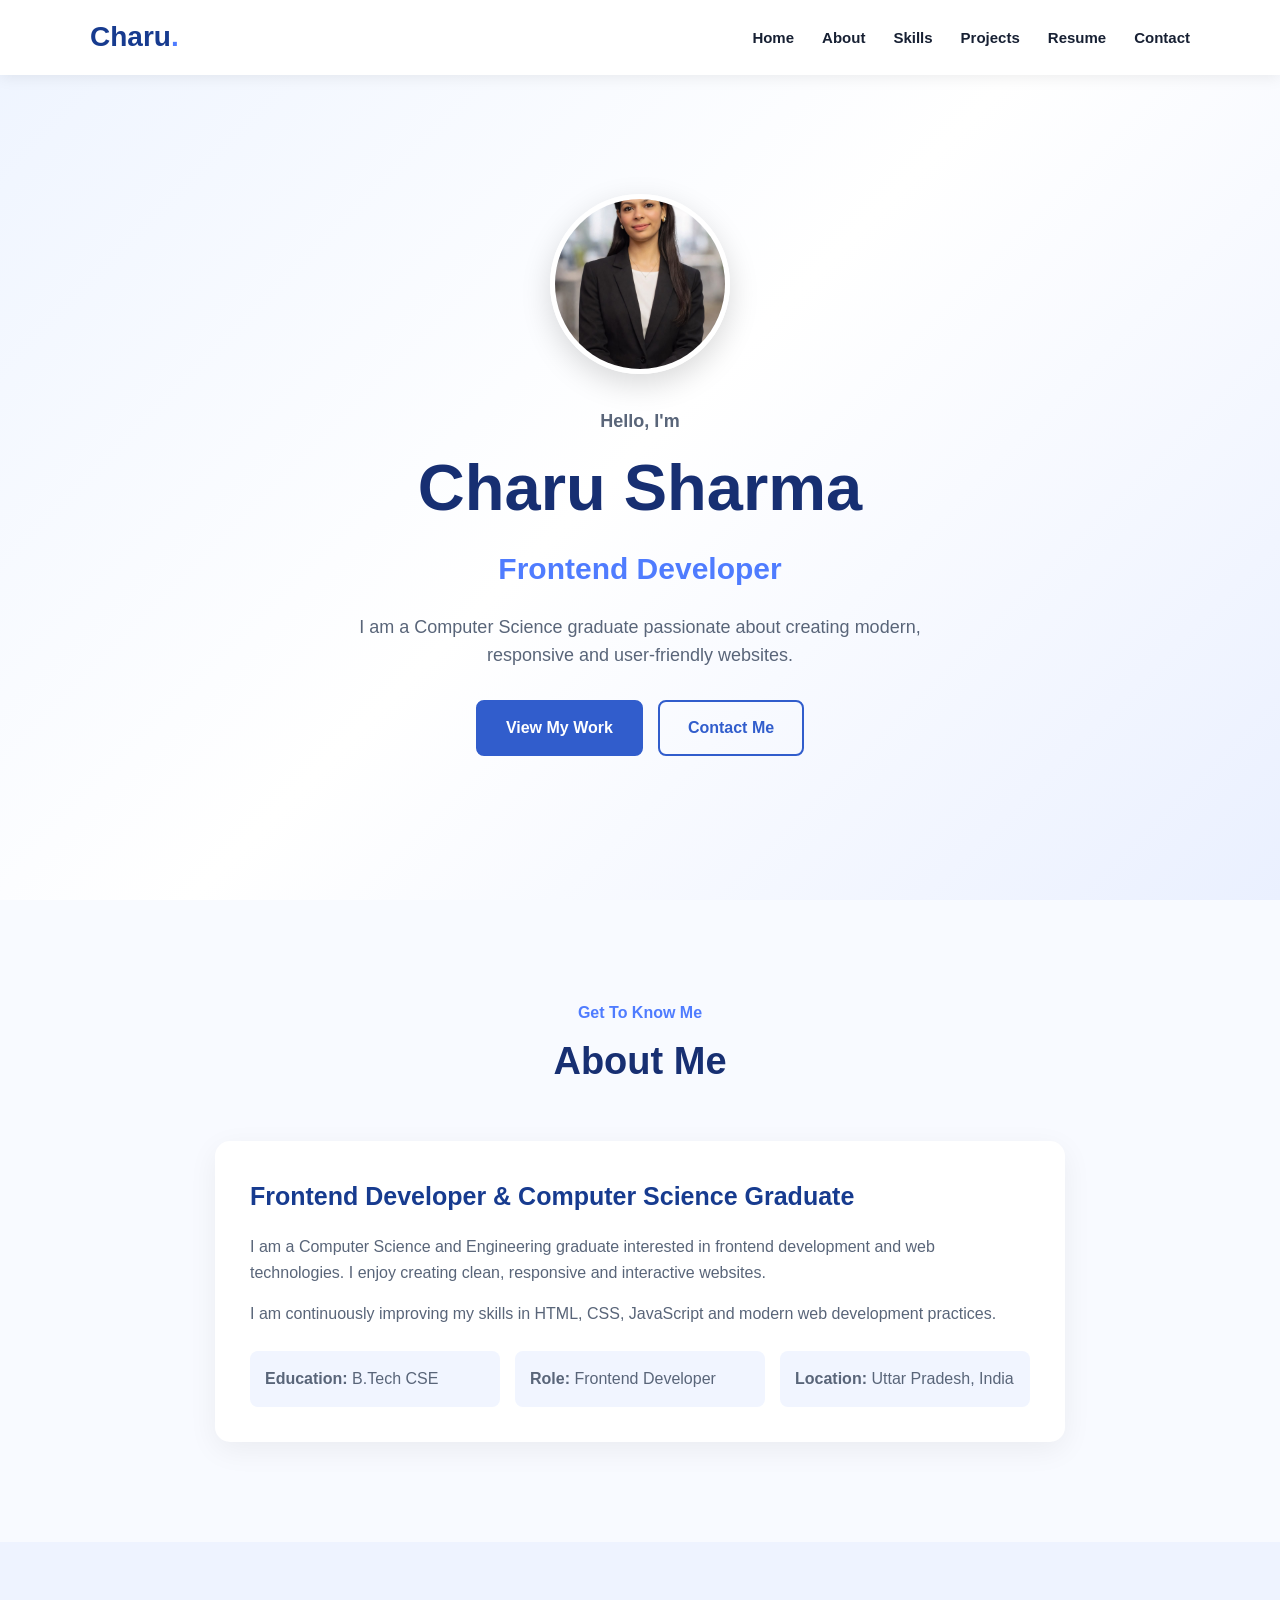
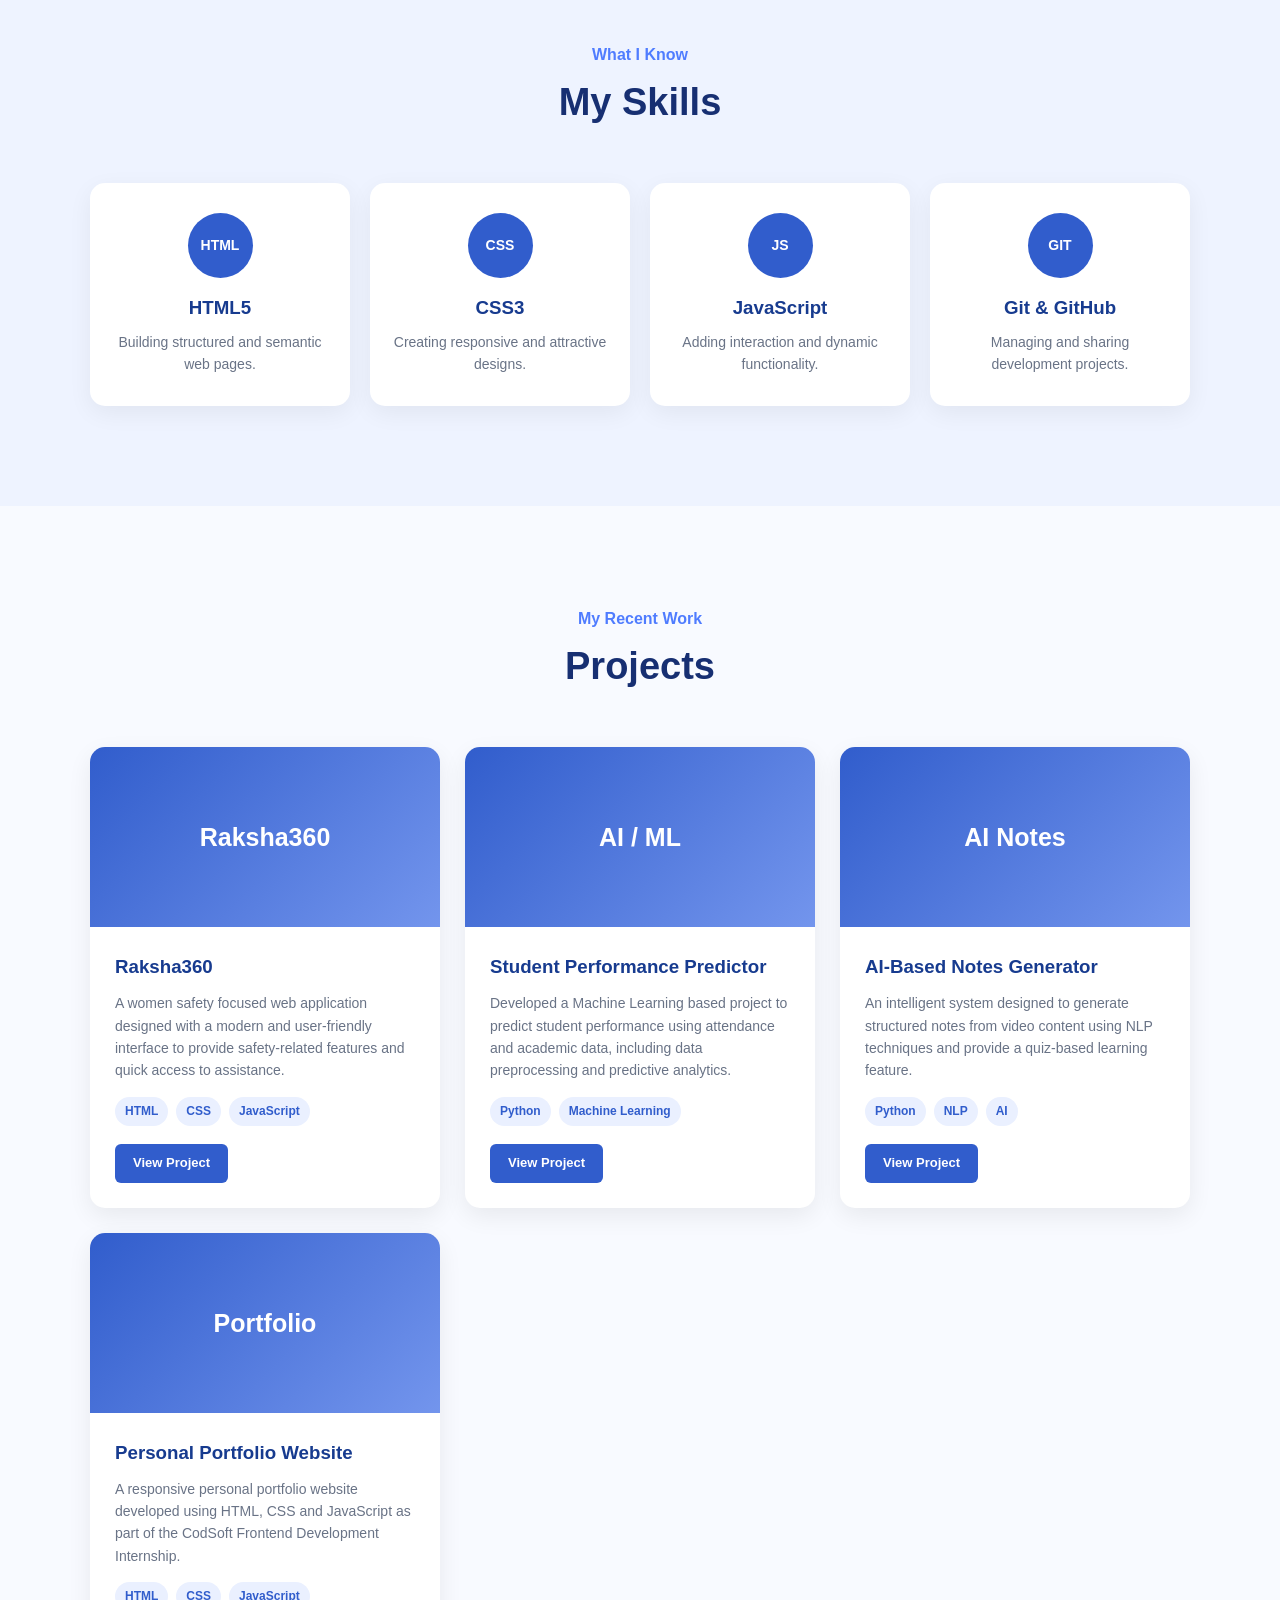
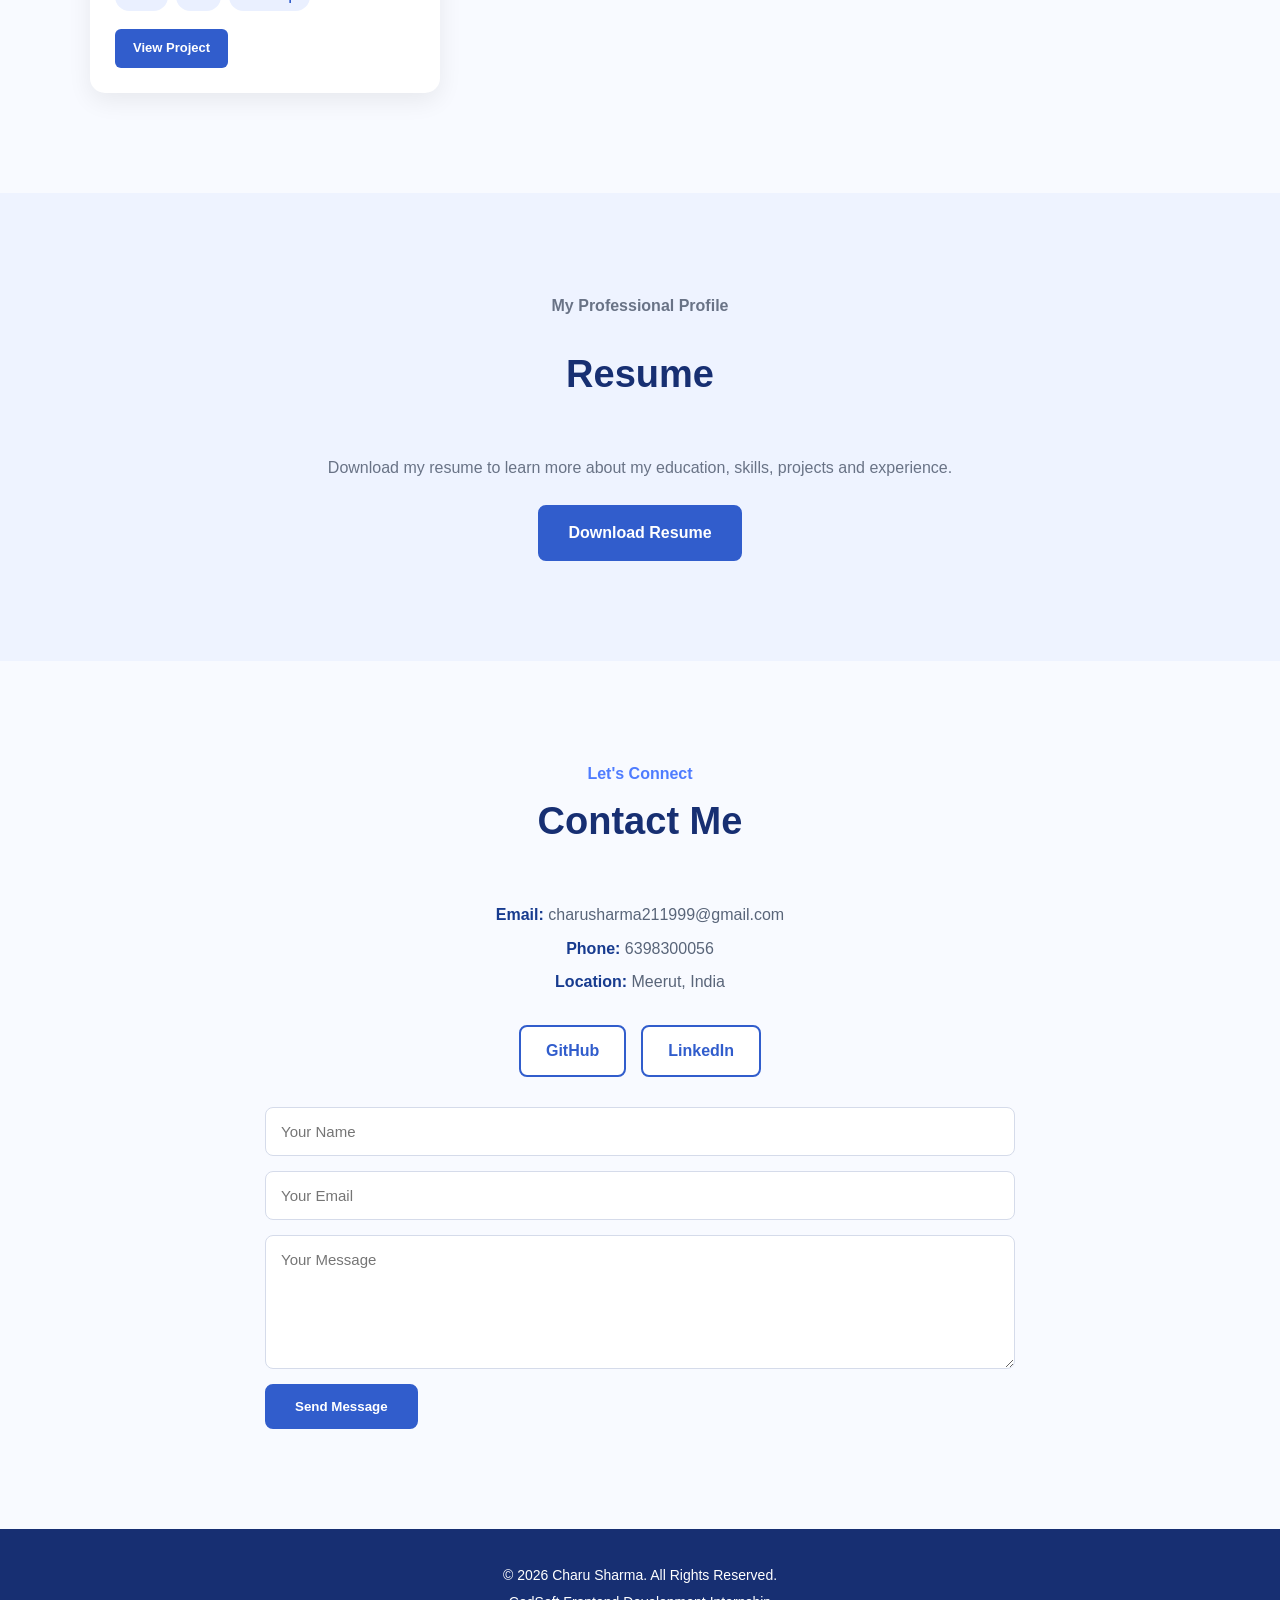
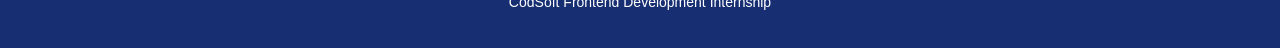
<file: index.html>
<!DOCTYPE html>
<html lang="en">
<head>
    <meta charset="UTF-8">
    <meta name="viewport" content="width=device-width, initial-scale=1.0">

    <title>Charu Sharma | Frontend Developer</title>

    <link rel="stylesheet" href="style.css">
</head>

<body>

    <!-- Navigation Bar -->
    <header>
        <nav class="navbar">

            <div class="logo">Charu<span>.</span></div>

            <ul class="nav-links">
                <li><a href="#home">Home</a></li>
                <li><a href="#about">About</a></li>
                <li><a href="#skills">Skills</a></li>
                <li><a href="#projects">Projects</a></li>
                <li><a href="#resume">Resume</a></li>
                <li><a href="#contact">Contact</a></li>
            </ul>

            <button class="menu-btn" onclick="toggleMenu()">☰</button>

        </nav>
    </header>


    <!-- Home Section -->
    <section id="home" class="hero">

        <div class="hero-content">

            <img src="profile.jpg" alt="Charu Sharma" class="profile-photo">

            <p class="small-text">Hello, I'm</p>

            <h1>Charu Sharma</h1>

            <h2>Frontend Developer</h2>

            <p>
                I am a Computer Science graduate passionate about
                creating modern, responsive and user-friendly websites.
            </p>

            <div class="hero-buttons">
                <a href="#projects" class="btn">View My Work</a>
                <a href="#contact" class="btn outline-btn">Contact Me</a>
            </div>

        </div>

    </section>


    <!-- About Section -->
    <section id="about" class="section">

        <div class="section-title">
            <p>Get To Know Me</p>
            <h2>About Me</h2>
        </div>

        <div class="about-content">

            <div class="about-text">

                <h3>Frontend Developer & Computer Science Graduate</h3>

                <p>
                    I am a Computer Science and Engineering graduate
                    interested in frontend development and web technologies.
                    I enjoy creating clean, responsive and interactive
                    websites.
                </p>

                <p>
                    I am continuously improving my skills in HTML, CSS,
                    JavaScript and modern web development practices.
                </p>

                <div class="about-info">
                    <p><strong>Education:</strong> B.Tech CSE</p>
                    <p><strong>Role:</strong> Frontend Developer</p>
                    <p><strong>Location:</strong> Uttar Pradesh, India</p>
                </div>

            </div>

        </div>

    </section>


    <!-- Skills Section -->
    <section id="skills" class="section skills-section">

        <div class="section-title">
            <p>What I Know</p>
            <h2>My Skills</h2>
        </div>

        <div class="skills-container">

            <div class="skill-card">
                <div class="skill-icon">HTML</div>
                <h3>HTML5</h3>
                <p>Building structured and semantic web pages.</p>
            </div>

            <div class="skill-card">
                <div class="skill-icon">CSS</div>
                <h3>CSS3</h3>
                <p>Creating responsive and attractive designs.</p>
            </div>

            <div class="skill-card">
                <div class="skill-icon">JS</div>
                <h3>JavaScript</h3>
                <p>Adding interaction and dynamic functionality.</p>
            </div>

            <div class="skill-card">
                <div class="skill-icon">GIT</div>
                <h3>Git & GitHub</h3>
                <p>Managing and sharing development projects.</p>
            </div>

        </div>

    </section>


    <!-- Projects Section -->
    <!-- Projects Section -->
<section id="projects" class="section">

    <div class="section-title">
        <p>My Recent Work</p>
        <h2>Projects</h2>
    </div>

    <div class="projects-container">

        <!-- Project 1: Raksha360 -->
        <div class="project-card">

            <div class="project-image">
                Raksha360
            </div>

            <div class="project-content">

                <h3>Raksha360</h3>

                <p>
                    A women safety focused web application designed
                    with a modern and user-friendly interface to provide
                    safety-related features and quick access to assistance.
                </p>

                <div class="project-tags">
                    <span>HTML</span>
                    <span>CSS</span>
                    <span>JavaScript</span>
                </div>

                <a href="#" class="project-btn">
                    View Project
                </a>

            </div>

        </div>


        <!-- Project 2: Student Performance Predictor -->
        <div class="project-card">

            <div class="project-image">
                AI / ML
            </div>

            <div class="project-content">

                <h3>Student Performance Predictor</h3>

                <p>
                    Developed a Machine Learning based project to predict
                    student performance using attendance and academic data,
                    including data preprocessing and predictive analytics.
                </p>

                <div class="project-tags">
                    <span>Python</span>
                    <span>Machine Learning</span>
                </div>

                <a href="#" class="project-btn">
                    View Project
                </a>

            </div>

        </div>


        <!-- Project 3: AI-Based Notes Generator -->
        <div class="project-card">

            <div class="project-image">
                AI Notes
            </div>

            <div class="project-content">

                <h3>AI-Based Notes Generator</h3>

                <p>
                    An intelligent system designed to generate structured
                    notes from video content using NLP techniques and
                    provide a quiz-based learning feature.
                </p>

                <div class="project-tags">
                    <span>Python</span>
                    <span>NLP</span>
                    <span>AI</span>
                </div>

                <a href="#" class="project-btn">
                    View Project
                </a>

            </div>

        </div>


        <!-- Project 4: Personal Portfolio -->
        <div class="project-card">

            <div class="project-image">
                Portfolio
            </div>

            <div class="project-content">

                <h3>Personal Portfolio Website</h3>

                <p>
                    A responsive personal portfolio website developed
                    using HTML, CSS and JavaScript as part of the
                    CodSoft Frontend Development Internship.
                </p>

                <div class="project-tags">
                    <span>HTML</span>
                    <span>CSS</span>
                    <span>JavaScript</span>
                </div>

                <a href="#home" class="project-btn">
                    View Project
                </a>

            </div>

        </div>

    </div>

</section>


    <!-- Resume Section -->
    <section id="resume" class="section resume-section">

        <div class="section-title">
            <p>My Professional Profile</p>
            <h2>Resume</h2>
        </div>

        <p>
            Download my resume to learn more about my education,
            skills, projects and experience.
        </p>

        <a href="resume.pdf" download class="btn">
            Download Resume
        </a>

    </section>


    <!-- Contact Section -->
    <section id="contact" class="section contact-section">

        <div class="section-title">
            <p>Let's Connect</p>
            <h2>Contact Me</h2>
        </div>

        <div class="contact-info">

    <p>
        <strong>Email:</strong>
        charusharma211999@gmail.com
    </p>

    <p>
        <strong>Phone:</strong>
        6398300056
    </p>

    <p>
        <strong>Location:</strong>
        Meerut, India
    </p>

</div>

        <div class="social-links">

    <a href="https://github.com/" target="_blank" class="social-btn">
        GitHub
    </a>

    <a href="https://www.linkedin.com/in/charu-sharma-54b34525b/" target="_blank" class="social-btn">
        LinkedIn
    </a>

</div>

        <form id="contactForm" class="contact-form">

            <input
                type="text"
                id="name"
                placeholder="Your Name"
                required
            >

            <input
                type="email"
                id="email"
                placeholder="Your Email"
                required
            >

            <textarea
                id="message"
                rows="6"
                placeholder="Your Message"
                required
            ></textarea>

            <button type="submit" class="btn">
                Send Message
            </button>

        </form>

    </section>


    <!-- Footer -->
    <footer>

        <p>
            © 2026 Charu Sharma. All Rights Reserved.
        </p>

        <p>
            CodSoft Frontend Development Internship
        </p>

    </footer>


    <script src="script.js"></script>

</body>
</html>
</file>
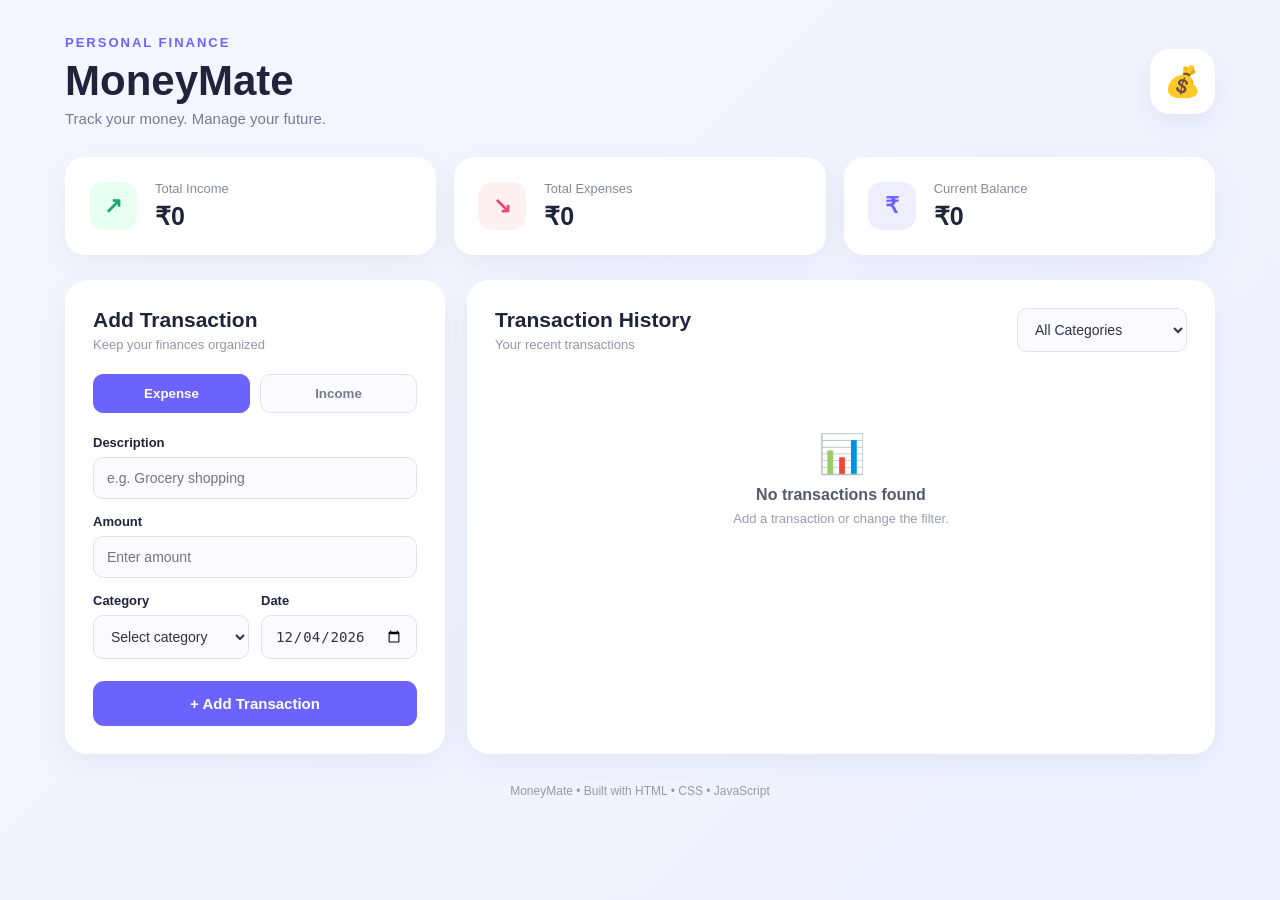
<file: expense.html>
<!DOCTYPE html>
<html lang="en">
<head>
    <meta charset="UTF-8">
    <meta name="viewport" content="width=device-width, initial-scale=1.0">
    <title>MoneyMate - Expense Tracker</title>
    <link rel="stylesheet" href="expense.css">
</head>

<body>

    <div class="container">

        <header class="header">
            <div>
                <p class="small-title">PERSONAL FINANCE</p>
                <h1>MoneyMate</h1>
                <p class="subtitle">Track your money. Manage your future.</p>
            </div>

            <div class="wallet-icon">💰</div>
        </header>


        <!-- SUMMARY CARDS -->
        <section class="summary">

            <div class="card income-card">
                <span class="card-icon">↗</span>
                <div>
                    <p>Total Income</p>
                    <h2 id="totalIncome">₹0</h2>
                </div>
            </div>

            <div class="card expense-card">
                <span class="card-icon">↘</span>
                <div>
                    <p>Total Expenses</p>
                    <h2 id="totalExpense">₹0</h2>
                </div>
            </div>

            <div class="card balance-card">
                <span class="card-icon">₹</span>
                <div>
                    <p>Current Balance</p>
                    <h2 id="currentBalance">₹0</h2>
                </div>
            </div>

        </section>


        <!-- ADD TRANSACTION -->
        <section class="main-grid">

            <div class="form-box">

                <h2>Add Transaction</h2>
                <p class="form-subtitle">Keep your finances organized</p>

                <form id="transactionForm">

                    <div class="type-buttons">
                        <button type="button" class="type-btn active" data-type="expense">
                            Expense
                        </button>

                        <button type="button" class="type-btn" data-type="income">
                            Income
                        </button>
                    </div>

                    <input type="hidden" id="transactionType" value="expense">

                    <label for="description">Description</label>
                    <input
                        type="text"
                        id="description"
                        placeholder="e.g. Grocery shopping"
                        required
                    >

                    <label for="amount">Amount</label>
                    <input
                        type="number"
                        id="amount"
                        placeholder="Enter amount"
                        min="1"
                        step="0.01"
                        required
                    >

                    <div class="two-column">

                        <div>
                            <label for="category">Category</label>
                            <select id="category" required>
                                <option value="">Select category</option>
                                <option value="Food">Food</option>
                                <option value="Shopping">Shopping</option>
                                <option value="Travel">Travel</option>
                                <option value="Bills">Bills</option>
                                <option value="Education">Education</option>
                                <option value="Health">Health</option>
                                <option value="Entertainment">Entertainment</option>
                                <option value="Salary">Salary</option>
                                <option value="Other">Other</option>
                            </select>
                        </div>

                        <div>
                            <label for="date">Date</label>
                            <input type="date" id="date" required>
                        </div>

                    </div>

                    <button type="submit" class="add-btn" id="submitBtn">
                        + Add Transaction
                    </button>

                </form>

            </div>


            <!-- TRANSACTION HISTORY -->
            <div class="history-box">

                <div class="history-header">
                    <div>
                        <h2>Transaction History</h2>
                        <p class="form-subtitle">Your recent transactions</p>
                    </div>

                    <select id="filterCategory">
                        <option value="All">All Categories</option>
                        <option value="Food">Food</option>
                        <option value="Shopping">Shopping</option>
                        <option value="Travel">Travel</option>
                        <option value="Bills">Bills</option>
                        <option value="Education">Education</option>
                        <option value="Health">Health</option>
                        <option value="Entertainment">Entertainment</option>
                        <option value="Salary">Salary</option>
                        <option value="Other">Other</option>
                    </select>
                </div>

                <div id="transactionList" class="transaction-list">
                    <div class="empty-state">
                        <div>📊</div>
                        <p>No transactions yet</p>
                        <span>Add your first transaction to get started.</span>
                    </div>
                </div>

            </div>

        </section>


        <footer>
            <p>MoneyMate • Built with HTML • CSS • JavaScript</p>
        </footer>

    </div>

    <script src="expense.js"></script>

</body>
</html>
</file>
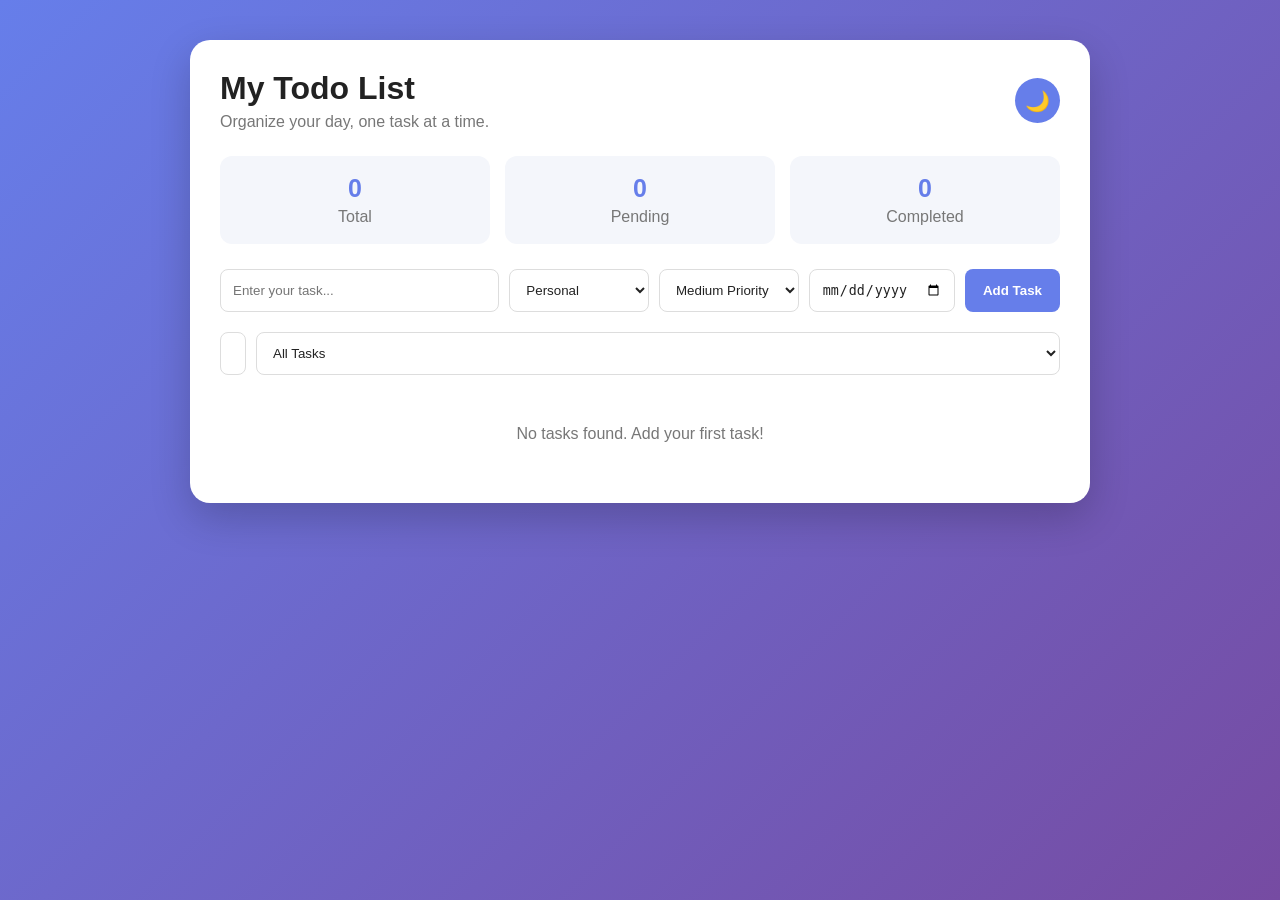
<file: Todo.html>
<!DOCTYPE html>
<html lang="en">
<head>
    <meta charset="UTF-8">
    <meta name="viewport" content="width=device-width, initial-scale=1.0">
    <title>Charu's Todo List</title>
    <link rel="stylesheet" href="Todo.css">
</head>

<body>

    <div class="app">

        <header>
            <div>
                <h1>My Todo List</h1>
                <p>Organize your day, one task at a time.</p>
            </div>

            <button id="themeBtn" class="theme-btn">🌙</button>
        </header>

        <!-- Statistics -->
        <div class="stats">
            <div class="stat-card">
                <h3 id="totalCount">0</h3>
                <p>Total</p>
            </div>

            <div class="stat-card">
                <h3 id="pendingCount">0</h3>
                <p>Pending</p>
            </div>

            <div class="stat-card">
                <h3 id="completedCount">0</h3>
                <p>Completed</p>
            </div>
        </div>

        <!-- Add Task -->
        <div class="task-form">

            <input
                type="text"
                id="taskInput"
                placeholder="Enter your task..."
                maxlength="100"
            >

            <select id="categoryInput">
                <option value="Personal">Personal</option>
                <option value="Work">Work</option>
                <option value="Study">Study</option>
                <option value="Other">Other</option>
            </select>

            <select id="priorityInput">
                <option value="Low">Low Priority</option>
                <option value="Medium" selected>Medium Priority</option>
                <option value="High">High Priority</option>
            </select>

            <input type="date" id="dateInput">

            <button id="addBtn">Add Task</button>

        </div>

        <!-- Search and Filter -->
        <div class="controls">

            <input
                type="text"
                id="searchInput"
                placeholder="🔎 Search tasks..."
            >

            <select id="filterInput">
                <option value="all">All Tasks</option>
                <option value="pending">Pending</option>
                <option value="completed">Completed</option>
                <option value="high">High Priority</option>
            </select>

        </div>

        <!-- Task List -->
        <div id="emptyMessage" class="empty-message">
            No tasks found. Add your first task!
        </div>

        <ul id="taskList"></ul>

    </div>

    <script src="Todo.js"></script>

</body>
</html>
</file>
<file: style.css>
/* =========================
   GLOBAL STYLES
========================= */

* {
    margin: 0;
    padding: 0;
    box-sizing: border-box;
    scroll-behavior: smooth;
}

html {
    scroll-behavior: smooth;
}

body {
    font-family: Arial, Helvetica, sans-serif;
    background: #f8faff;
    color: #172033;
    line-height: 1.6;
}

a {
    text-decoration: none;
    color: inherit;
}

ul {
    list-style: none;
}

section {
    scroll-margin-top: 80px;
}


/* =========================
   NAVIGATION
========================= */

header {
    position: fixed;
    top: 0;
    width: 100%;
    z-index: 1000;
    background: rgba(255, 255, 255, 0.96);
    box-shadow: 0 2px 15px rgba(0, 0, 0, 0.08);
}

.navbar {
    max-width: 1150px;
    margin: auto;
    height: 75px;
    padding: 0 25px;

    display: flex;
    align-items: center;
    justify-content: space-between;
}

.logo {
    font-size: 28px;
    font-weight: bold;
    color: #173b8f;
}

.logo span {
    color: #4f7cff;
}

.nav-links {
    display: flex;
    gap: 28px;
}

.nav-links a {
    font-size: 15px;
    font-weight: 600;
    transition: 0.3s;
}

.nav-links a:hover {
    color: #3565d4;
}

.menu-btn {
    display: none;
    border: none;
    background: none;
    font-size: 28px;
    cursor: pointer;
}


/* =========================
   HERO / HOME
========================= */

.hero {
    min-height: 100vh;

    display: flex;
    align-items: center;
    justify-content: center;

    text-align: center;

    padding: 120px 25px 70px;

    background:
        linear-gradient(
            135deg,
            #eef4ff,
            #ffffff,
            #eaf0ff
        );
}

.hero-content {
    max-width: 750px;
}

.small-text {
    color: #4f7cff;
    font-size: 20px;
    font-weight: 600;
    margin-bottom: 10px;
}

.hero h1 {
    font-size: 65px;
    color: #172f72;
    margin-bottom: 5px;
}

.hero h2 {
    font-size: 30px;
    color: #4f7cff;
    margin-bottom: 20px;
}

.hero p {
    font-size: 18px;
    color: #596579;
    max-width: 650px;
    margin: auto;
}


/* =========================
   BUTTONS
========================= */

.hero-buttons {
    margin-top: 30px;

    display: flex;
    justify-content: center;
    gap: 15px;
    flex-wrap: wrap;
}

.btn {
    display: inline-block;

    padding: 13px 28px;

    background: #315dcc;
    color: white;

    border-radius: 8px;

    font-weight: bold;

    border: 2px solid #315dcc;

    cursor: pointer;

    transition: 0.3s;
}

.btn:hover {
    transform: translateY(-3px);
    box-shadow: 0 8px 20px rgba(49, 93, 204, 0.25);
}

.outline-btn {
    background: transparent;
    color: #315dcc;
}


/* =========================
   COMMON SECTION
========================= */

.section {
    max-width: 1150px;
    margin: auto;

    padding: 100px 25px;
}

.section-title {
    text-align: center;
    margin-bottom: 50px;
}

.section-title p {
    color: #4f7cff;
    font-weight: 600;
    margin-bottom: 5px;
}

.section-title h2 {
    font-size: 38px;
    color: #172f72;
}


/* =========================
   ABOUT
========================= */

.about-content {
    max-width: 850px;
    margin: auto;
}

.about-text {
    background: white;

    padding: 35px;

    border-radius: 15px;

    box-shadow: 0 8px 30px rgba(0, 0, 0, 0.06);
}

.about-text h3 {
    color: #173b8f;
    font-size: 25px;
    margin-bottom: 18px;
}

.about-text p {
    color: #596579;
    margin-bottom: 15px;
}

.about-info {
    margin-top: 25px;

    display: grid;
    grid-template-columns: repeat(3, 1fr);

    gap: 15px;
}

.about-info p {
    background: #f1f5ff;
    padding: 15px;
    border-radius: 8px;
    margin: 0;
}


/* =========================
   SKILLS
========================= */

.skills-section {
    max-width: none;
    background: #eef3ff;
}

.skills-section .section-title,
.skills-container {
    max-width: 1100px;
    margin-left: auto;
    margin-right: auto;
}

.skills-container {
    display: grid;

    grid-template-columns:
        repeat(4, 1fr);

    gap: 20px;
}

.skill-card {
    background: white;

    padding: 30px 20px;

    text-align: center;

    border-radius: 15px;

    box-shadow: 0 7px 25px rgba(0, 0, 0, 0.06);

    transition: 0.3s;
}

.skill-card:hover {
    transform: translateY(-8px);
}

.skill-icon {
    width: 65px;
    height: 65px;

    margin: 0 auto 15px;

    border-radius: 50%;

    display: flex;
    align-items: center;
    justify-content: center;

    background: #315dcc;
    color: white;

    font-weight: bold;
    font-size: 14px;
}

.skill-card h3 {
    color: #173b8f;
    margin-bottom: 8px;
}

.skill-card p {
    color: #697386;
    font-size: 14px;
}


/* =========================
   PROJECTS
========================= */

.projects-container {
    display: grid;

    grid-template-columns:
        repeat(3, 1fr);

    gap: 25px;
}

.project-card {
    background: white;

    border-radius: 15px;

    overflow: hidden;

    box-shadow: 0 8px 25px rgba(0, 0, 0, 0.07);

    transition: 0.3s;
}

.project-card:hover {
    transform: translateY(-8px);
}

.project-image {
    height: 180px;

    display: flex;
    align-items: center;
    justify-content: center;

    background:
        linear-gradient(
            135deg,
            #315dcc,
            #7395ed
        );

    color: white;

    font-size: 25px;
    font-weight: bold;
}

.project-content {
    padding: 25px;
}

.project-content h3 {
    color: #173b8f;
    margin-bottom: 10px;
}

.project-content p {
    color: #697386;
    font-size: 14px;
    margin-bottom: 15px;
}

.project-tags {
    display: flex;
    gap: 8px;
    flex-wrap: wrap;
}

.project-tags span {
    padding: 5px 10px;

    border-radius: 20px;

    background: #eaf0ff;

    color: #315dcc;

    font-size: 12px;

    font-weight: bold;
}


/* =========================
   RESUME
========================= */

.resume-section {
    text-align: center;
    background: #eef3ff;
    max-width: none;
}

.resume-section p {
    color: #697386;
    margin-bottom: 25px;
}


/* =========================
   CONTACT
========================= */

.contact-section {
    max-width: 800px;
}

.contact-form {
    display: flex;
    flex-direction: column;
    gap: 15px;
}

.contact-form input,
.contact-form textarea {
    width: 100%;

    padding: 15px;

    border: 1px solid #d5dbea;

    border-radius: 8px;

    font-family: inherit;
    font-size: 15px;

    outline: none;

    transition: 0.3s;
}

.contact-form input:focus,
.contact-form textarea:focus {
    border-color: #315dcc;

    box-shadow:
        0 0 0 3px rgba(49, 93, 204, 0.1);
}

.contact-form textarea {
    resize: vertical;
}

.contact-form button {
    align-self: flex-start;
}


/* =========================
   FOOTER
========================= */

footer {
    background: #172f72;

    color: white;

    text-align: center;

    padding: 30px 20px;
}

footer p {
    margin: 5px 0;
    font-size: 14px;
}


/* =========================
   RESPONSIVE DESIGN
========================= */

@media (max-width: 900px) {

    .skills-container {
        grid-template-columns:
            repeat(2, 1fr);
    }

    .projects-container {
        grid-template-columns:
            repeat(2, 1fr);
    }

    .about-info {
        grid-template-columns: 1fr;
    }

    .hero h1 {
        font-size: 52px;
    }
}


@media (max-width: 700px) {

    .navbar {
        position: relative;
    }

    .nav-links {
        position: absolute;

        top: 75px;
        left: 0;

        width: 100%;

        background: white;

        flex-direction: column;

        align-items: center;

        padding: 20px 0;

        gap: 18px;

        display: none;

        box-shadow: 0 8px 15px rgba(0, 0, 0, 0.08);
    }

    .nav-links.active {
        display: flex;
    }

    .menu-btn {
        display: block;
    }

    .hero h1 {
        font-size: 43px;
    }

    .hero h2 {
        font-size: 25px;
    }

    .hero p {
        font-size: 16px;
    }

    .section {
        padding: 80px 20px;
    }

    .section-title h2 {
        font-size: 32px;
    }

    .skills-container,
    .projects-container {
        grid-template-columns: 1fr;
    }

    .about-text {
        padding: 25px;
    }
}


@media (max-width: 450px) {

    .hero h1 {
        font-size: 36px;
    }

    .hero h2 {
        font-size: 22px;
    }

    .btn {
        width: 100%;
        text-align: center;
    }

    .hero-buttons {
        flex-direction: column;
    }
}
/* =========================
   PROFILE PHOTO
========================= */

.profile-photo {
    width: 180px;
    height: 180px;

    object-fit: cover;

    border-radius: 50%;

    border: 5px solid white;

    box-shadow: 0 10px 30px rgba(0, 0, 0, 0.15);

    margin-bottom: 25px;

    transition: 0.3s;
}

.profile-photo:hover {
    transform: scale(1.05);
}

/* =========================
   SOCIAL LINKS
========================= */

.social-links {
    display: flex;
    justify-content: center;
    gap: 15px;
    margin-bottom: 30px;
    flex-wrap: wrap;
}

.social-btn {
    display: inline-block;
    padding: 11px 25px;

    border: 2px solid #315dcc;
    border-radius: 8px;

    color: #315dcc;
    background: white;

    font-weight: bold;

    transition: 0.3s;
}

.social-btn:hover {
    background: #315dcc;
    color: white;
    transform: translateY(-3px);
}

/* =========================
   PROJECT BUTTON
========================= */

.project-btn {
    display: inline-block;

    margin-top: 18px;

    padding: 9px 18px;

    background: #315dcc;
    color: white;

    border-radius: 6px;

    font-size: 13px;
    font-weight: bold;

    transition: 0.3s;
}

.project-btn:hover {
    background: #173b8f;
    transform: translateY(-2px);
}

/* =========================
   CONTACT INFORMATION
========================= */

.contact-info {
    text-align: center;
    margin-bottom: 30px;
}

.contact-info p {
    margin: 8px 0;
    color: #596579;
}

.contact-info strong {
    color: #173b8f;
}
</file>
<file: expense.css>
* {
    margin: 0;
    padding: 0;
    box-sizing: border-box;
}

body {
    font-family: Arial, Helvetica, sans-serif;
    background: linear-gradient(135deg, #f5f7ff, #eef1ff);
    color: #20243a;
    min-height: 100vh;
}

.container {
    width: 92%;
    max-width: 1150px;
    margin: auto;
    padding: 35px 0;
}


/* HEADER */

.header {
    display: flex;
    justify-content: space-between;
    align-items: center;
    margin-bottom: 30px;
}

.small-title {
    color: #6c63ff;
    font-size: 13px;
    font-weight: bold;
    letter-spacing: 2px;
    margin-bottom: 7px;
}

.header h1 {
    font-size: 42px;
    margin-bottom: 5px;
}

.subtitle {
    color: #777b91;
    font-size: 15px;
}

.wallet-icon {
    width: 65px;
    height: 65px;
    border-radius: 20px;
    background: white;
    display: flex;
    align-items: center;
    justify-content: center;
    font-size: 30px;
    box-shadow: 0 10px 25px rgba(50, 50, 100, 0.08);
}


/* SUMMARY */

.summary {
    display: grid;
    grid-template-columns: repeat(3, 1fr);
    gap: 18px;
    margin-bottom: 25px;
}

.card {
    background: white;
    border-radius: 20px;
    padding: 24px;
    display: flex;
    align-items: center;
    gap: 18px;
    box-shadow: 0 10px 30px rgba(50, 50, 100, 0.07);
}

.card-icon {
    width: 48px;
    height: 48px;
    border-radius: 14px;
    display: flex;
    align-items: center;
    justify-content: center;
    font-size: 22px;
    font-weight: bold;
}

.income-card .card-icon {
    background: #e8fff3;
    color: #18a86b;
}

.expense-card .card-icon {
    background: #fff0f1;
    color: #ef476f;
}

.balance-card .card-icon {
    background: #eeeeff;
    color: #6c63ff;
}

.card p {
    color: #85899c;
    font-size: 13px;
    margin-bottom: 6px;
}

.card h2 {
    font-size: 25px;
}


/* MAIN GRID */

.main-grid {
    display: grid;
    grid-template-columns: 380px 1fr;
    gap: 22px;
}

.form-box,
.history-box {
    background: white;
    border-radius: 22px;
    padding: 28px;
    box-shadow: 0 10px 30px rgba(50, 50, 100, 0.07);
}

.form-box h2,
.history-box h2 {
    font-size: 21px;
}

.form-subtitle {
    color: #9296a8;
    font-size: 13px;
    margin-top: 5px;
}


/* TYPE BUTTONS */

.type-buttons {
    display: flex;
    gap: 10px;
    margin: 22px 0;
}

.type-btn {
    flex: 1;
    border: 1px solid #e2e4ed;
    background: #fafaff;
    padding: 11px;
    border-radius: 10px;
    cursor: pointer;
    font-weight: bold;
    color: #777b91;
}

.type-btn.active {
    background: #6c63ff;
    color: white;
    border-color: #6c63ff;
}


/* FORM */

label {
    display: block;
    font-size: 13px;
    font-weight: bold;
    margin: 15px 0 7px;
}

input,
select {
    width: 100%;
    padding: 12px 13px;
    border: 1px solid #e0e2eb;
    border-radius: 10px;
    outline: none;
    background: #fafaff;
    color: #303449;
    font-size: 14px;
}

input:focus,
select:focus {
    border-color: #6c63ff;
    background: white;
}

.two-column {
    display: grid;
    grid-template-columns: 1fr 1fr;
    gap: 12px;
}

.add-btn {
    width: 100%;
    border: none;
    background: #6c63ff;
    color: white;
    padding: 14px;
    border-radius: 11px;
    margin-top: 22px;
    cursor: pointer;
    font-size: 15px;
    font-weight: bold;
    transition: 0.2s;
}

.add-btn:hover {
    background: #574fe0;
    transform: translateY(-1px);
}


/* HISTORY */

.history-header {
    display: flex;
    justify-content: space-between;
    align-items: flex-start;
    gap: 15px;
    margin-bottom: 20px;
}

.history-header select {
    width: 170px;
}


/* TRANSACTIONS */

.transaction-list {
    max-height: 430px;
    overflow-y: auto;
}

.transaction {
    display: flex;
    align-items: center;
    justify-content: space-between;
    gap: 15px;
    padding: 15px 5px;
    border-bottom: 1px solid #eeeeF4;
}

.transaction:last-child {
    border-bottom: none;
}

.transaction-info {
    display: flex;
    align-items: center;
    gap: 13px;
}

.transaction-icon {
    width: 43px;
    height: 43px;
    border-radius: 13px;
    display: flex;
    align-items: center;
    justify-content: center;
    font-size: 18px;
}

.transaction-icon.income {
    background: #e8fff3;
}

.transaction-icon.expense {
    background: #fff0f1;
}

.transaction-name {
    font-weight: bold;
    font-size: 14px;
}

.transaction-meta {
    color: #999dae;
    font-size: 12px;
    margin-top: 4px;
}

.transaction-right {
    text-align: right;
}

.transaction-amount {
    font-weight: bold;
    font-size: 15px;
}

.transaction-amount.income {
    color: #16a36a;
}

.transaction-amount.expense {
    color: #ef476f;
}

.action-buttons {
    margin-top: 6px;
}

.action-buttons button {
    border: none;
    background: transparent;
    cursor: pointer;
    font-size: 13px;
    margin-left: 5px;
}

.edit-btn {
    color: #6c63ff;
}

.delete-btn {
    color: #ef476f;
}


/* EMPTY */

.empty-state {
    text-align: center;
    padding: 60px 20px;
    color: #999dae;
}

.empty-state div {
    font-size: 38px;
    margin-bottom: 10px;
}

.empty-state p {
    color: #55596d;
    font-weight: bold;
    margin-bottom: 5px;
}

.empty-state span {
    font-size: 13px;
}


/* FOOTER */

footer {
    text-align: center;
    color: #9699a9;
    font-size: 12px;
    margin-top: 30px;
}


/* RESPONSIVE */

@media (max-width: 850px) {

    .summary {
        grid-template-columns: 1fr;
    }

    .main-grid {
        grid-template-columns: 1fr;
    }

}

@media (max-width: 550px) {

    .container {
        width: 94%;
        padding: 22px 0;
    }

    .header h1 {
        font-size: 32px;
    }

    .wallet-icon {
        width: 50px;
        height: 50px;
        font-size: 23px;
    }

    .form-box,
    .history-box {
        padding: 20px;
    }

    .two-column {
        grid-template-columns: 1fr;
    }

    .history-header {
        flex-direction: column;
    }

    .history-header select {
        width: 100%;
    }

    .transaction {
        align-items: flex-start;
    }
}
</file>
<file: Todo.css>
* {
    margin: 0;
    padding: 0;
    box-sizing: border-box;
}

:root {
    --primary: #667eea;
    --secondary: #764ba2;
    --bg: #f4f6fb;
    --card: #ffffff;
    --text: #222222;
    --muted: #777777;
    --border: #dddddd;
    --danger: #e74c3c;
    --success: #27ae60;
}

body.dark {
    --bg: #181a20;
    --card: #242730;
    --text: #ffffff;
    --muted: #b8b8b8;
    --border: #444444;
}

body {
    font-family: Arial, sans-serif;
    background: linear-gradient(135deg, var(--primary), var(--secondary));
    min-height: 100vh;
    padding: 40px 15px;
    color: var(--text);
}

.app {
    width: 100%;
    max-width: 900px;
    margin: auto;
    background: var(--card);
    padding: 30px;
    border-radius: 20px;
    box-shadow: 0 15px 40px rgba(0, 0, 0, 0.2);
}

header {
    display: flex;
    justify-content: space-between;
    align-items: center;
    margin-bottom: 25px;
}

header h1 {
    font-size: 32px;
    margin-bottom: 6px;
}

header p {
    color: var(--muted);
}

.theme-btn {
    width: 45px;
    height: 45px;
    border: none;
    border-radius: 50%;
    background: var(--primary);
    color: white;
    cursor: pointer;
    font-size: 20px;
}

/* Statistics */

.stats {
    display: grid;
    grid-template-columns: repeat(3, 1fr);
    gap: 15px;
    margin-bottom: 25px;
}

.stat-card {
    background: var(--bg);
    padding: 18px;
    border-radius: 12px;
    text-align: center;
}

.stat-card h3 {
    font-size: 25px;
    color: var(--primary);
}

.stat-card p {
    color: var(--muted);
    margin-top: 5px;
}

/* Form */

.task-form {
    display: grid;
    grid-template-columns: 2fr 1fr 1fr 1fr auto;
    gap: 10px;
    margin-bottom: 20px;
}

input,
select {
    width: 100%;
    padding: 12px;
    border: 1px solid var(--border);
    border-radius: 8px;
    background: var(--card);
    color: var(--text);
    outline: none;
}

input:focus,
select:focus {
    border-color: var(--primary);
}

#addBtn {
    padding: 12px 18px;
    border: none;
    border-radius: 8px;
    background: var(--primary);
    color: white;
    cursor: pointer;
    font-weight: bold;
}

#addBtn:hover {
    opacity: 0.9;
}

/* Search */

.controls {
    display: flex;
    gap: 10px;
    margin-bottom: 20px;
}

#searchInput {
    flex: 1;
}

/* Tasks */

#taskList {
    list-style: none;
}

.task-item {
    display: flex;
    align-items: center;
    justify-content: space-between;
    gap: 15px;
    padding: 15px;
    margin-bottom: 12px;
    background: var(--bg);
    border-radius: 12px;
    border-left: 5px solid var(--primary);
}

.task-main {
    flex: 1;
}

.task-title {
    font-size: 17px;
    font-weight: bold;
    margin-bottom: 8px;
}

.task-item.completed .task-title {
    text-decoration: line-through;
    color: var(--muted);
}

.task-details {
    display: flex;
    flex-wrap: wrap;
    gap: 8px;
}

.badge {
    padding: 4px 9px;
    border-radius: 20px;
    font-size: 12px;
    background: #e8e8e8;
    color: #333;
}

.priority-high {
    background: #ffd6d6;
    color: #c0392b;
}

.priority-medium {
    background: #fff0c2;
    color: #8a6500;
}

.priority-low {
    background: #d8f5df;
    color: #1e7e34;
}

.actions {
    display: flex;
    gap: 7px;
}

.actions button {
    border: none;
    padding: 8px 10px;
    border-radius: 7px;
    color: white;
    cursor: pointer;
}

.complete-btn {
    background: var(--success);
}

.edit-btn {
    background: var(--primary);
}

.delete-btn {
    background: var(--danger);
}

.actions button:hover {
    opacity: 0.85;
}

/* Empty */

.empty-message {
    text-align: center;
    padding: 30px;
    color: var(--muted);
}

/* Responsive */

@media (max-width: 800px) {

    .task-form {
        grid-template-columns: 1fr 1fr;
    }

    #taskInput {
        grid-column: 1 / -1;
    }

    #addBtn {
        grid-column: 1 / -1;
    }
}

@media (max-width: 550px) {

    body {
        padding: 15px;
    }

    .app {
        padding: 20px;
    }

    header h1 {
        font-size: 25px;
    }

    .stats {
        grid-template-columns: 1fr;
    }

    .task-form {
        grid-template-columns: 1fr;
    }

    .controls {
        flex-direction: column;
    }

    .task-item {
        flex-direction: column;
        align-items: stretch;
    }

    .actions {
        justify-content: flex-end;
    }
}
</file>
